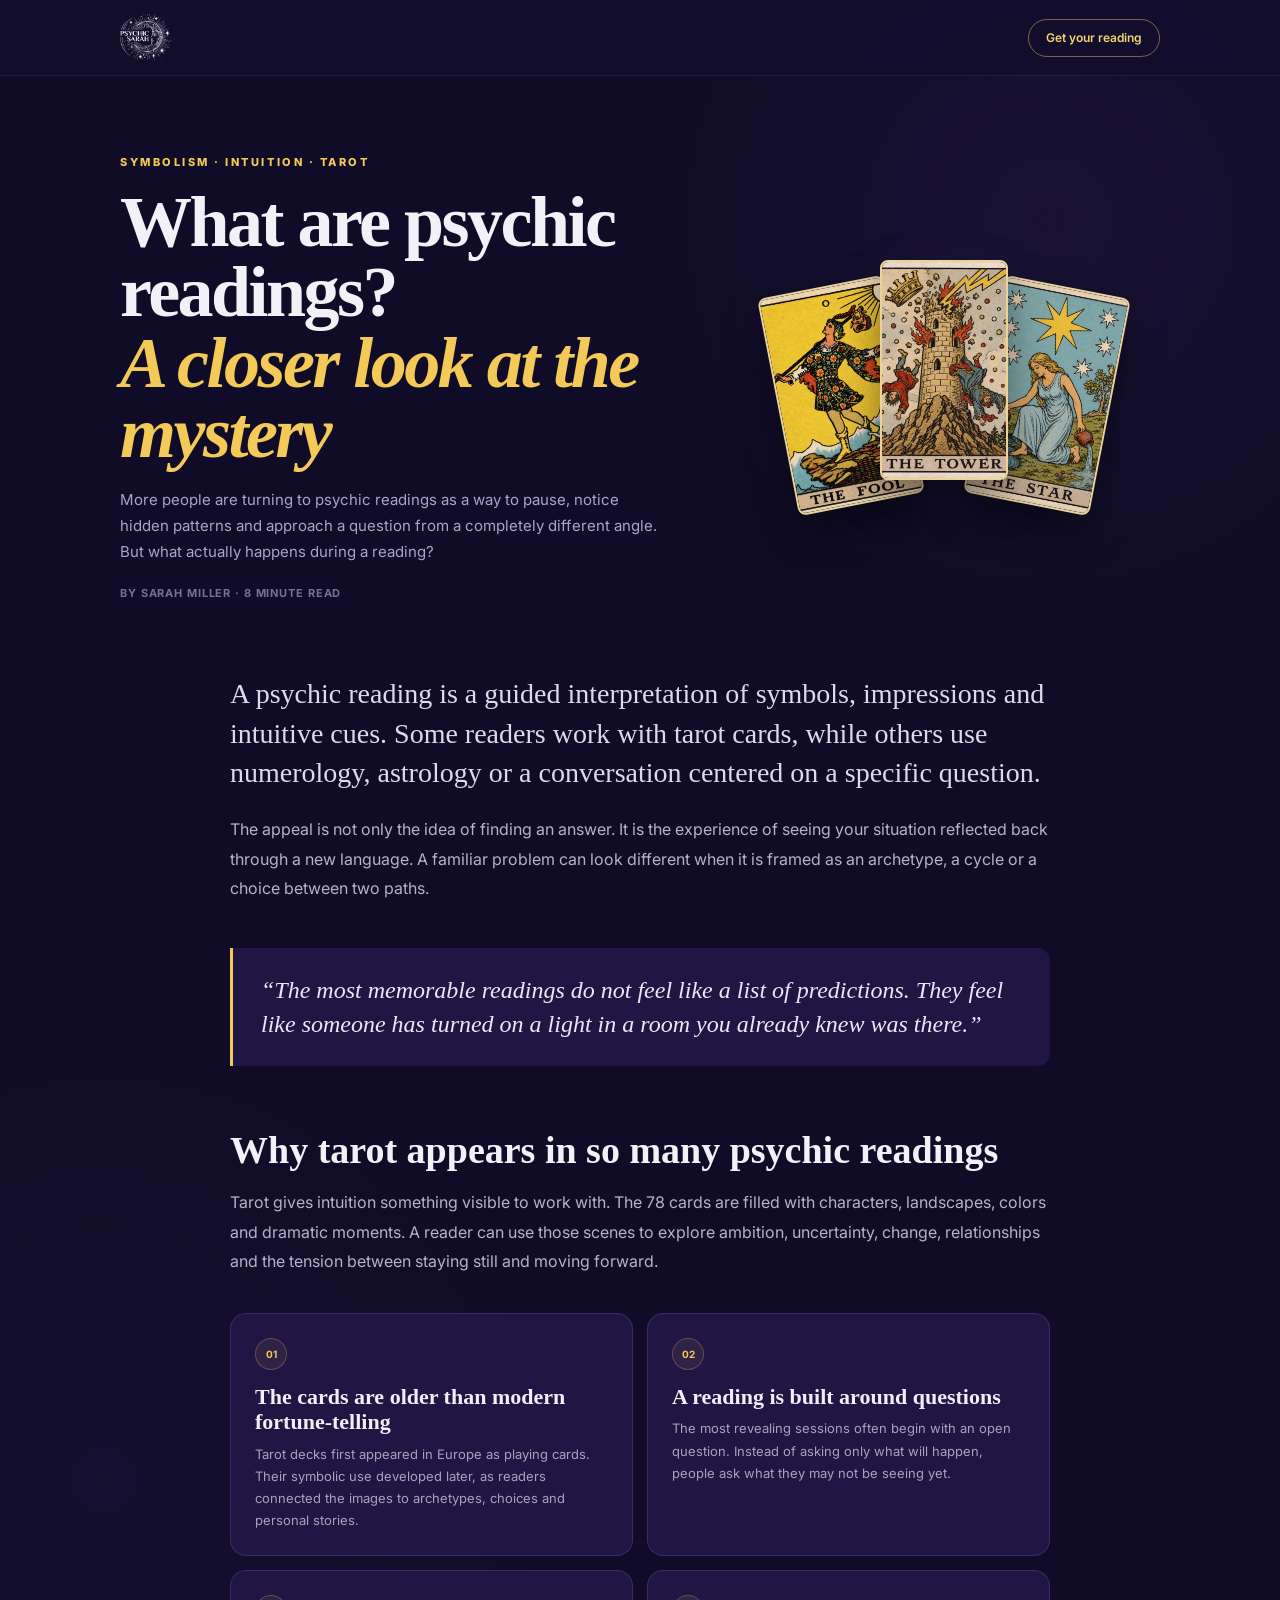
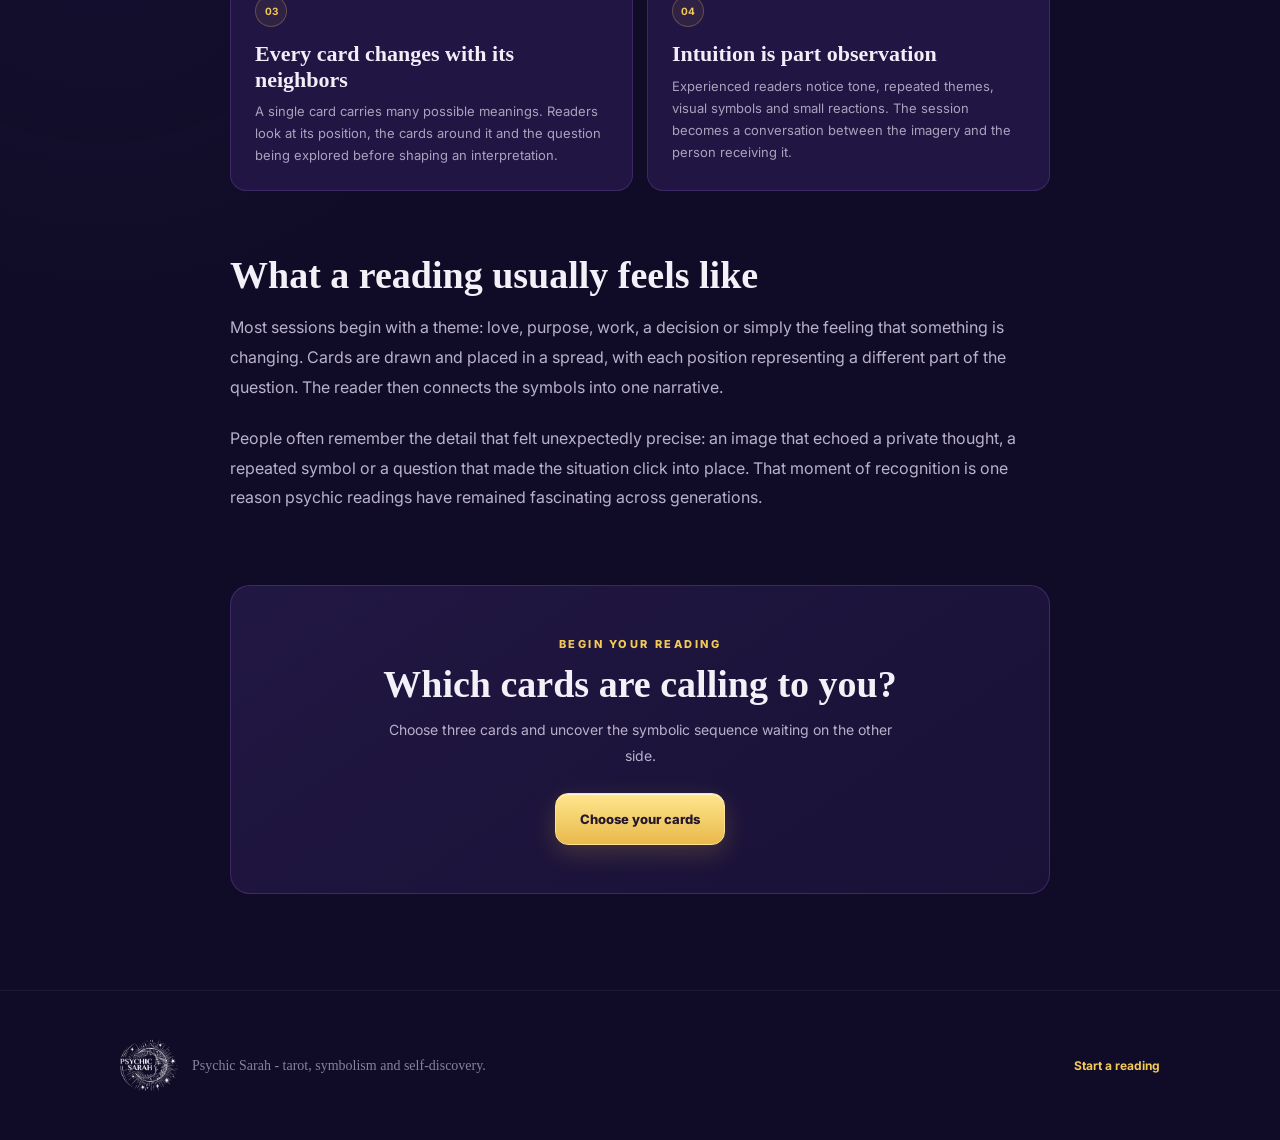
<file: index.html>
<!doctype html>
<html lang="en">
  <head>
    <meta charset="utf-8">
    <meta name="viewport" content="width=device-width, initial-scale=1">
    <meta http-equiv="refresh" content="0;url=/sarah-blog">
    <title>Redirecting</title>
    <script>window.location.replace("/sarah-blog" + window.location.search + window.location.hash);</script>
  </head>
  <body>
    <a href="/sarah-blog">Continue</a>
  </body>
</html>
</file>
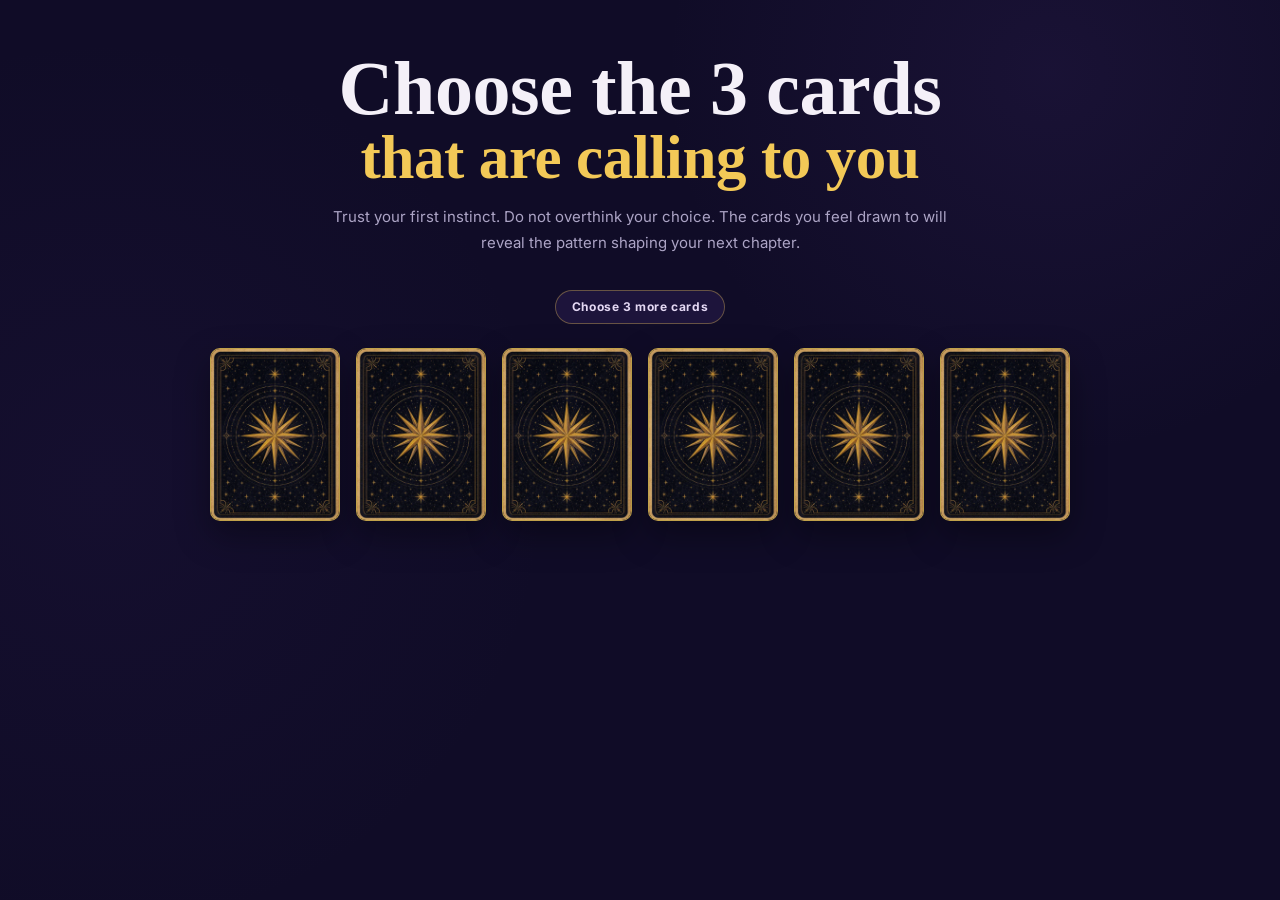
<file: pre-sarah/index.html>
<!DOCTYPE html><html lang="en"><head><meta charSet="utf-8"/><meta name="viewport" content="width=device-width, initial-scale=1"/><link rel="preload" as="image" href="/assets/card_back.webp"/><link rel="stylesheet" href="/assets/index-CU_8-Nex.css" data-rsc-css-href="/assets/index-CU_8-Nex.css" data-precedence="vite-rsc/importer-resources"/><link rel="preload" href="https://fonts.bunny.net/css?family=cormorant-garamond:500,600,700,700i|inter:400,500,600,700,800" as="style"/><link rel="modulepreload" href="/assets/layout-segment-context-Bx5Pts5Q.js" crossorigin=""/><link rel="modulepreload" href="/assets/rolldown-runtime-S-ySWqyJ.js" crossorigin=""/><link rel="modulepreload" href="/assets/index-Cgnr7JyV.js" crossorigin=""/><link rel="modulepreload" href="/assets/framework-DjPHiq1u.js" crossorigin=""/><link rel="modulepreload" href="/assets/Quiz-B3GKJgRn.js" crossorigin=""/><title>Choose Your Three Cards | Psychic Sarah</title><meta name="description" content="Choose three cards and reveal the symbolic message selected for you."/><meta property="og:title" content="Psychic Sarah | The Voice of Truth"/><meta property="og:description" content="Choose three cards and discover the message waiting to be revealed."/><meta name="twitter:card" content="summary_large_image"/><meta name="twitter:title" content="Psychic Sarah | The Voice of Truth"/><meta name="twitter:description" content="Choose three cards and discover the message waiting to be revealed."/><link rel="shortcut icon" href="/assets/logo-white.webp"/><link rel="icon" href="/assets/logo-white.webp"/><link rel="preconnect" href="https://fonts.bunny.net" crossorigin="anonymous"/><link href="https://fonts.bunny.net/css?family=cormorant-garamond:500,600,700,700i|inter:400,500,600,700,800" rel="stylesheet"/><script>self.__VINEXT_RSC_PARAMS__={}</script><script>self.__VINEXT_RSC_NAV__={"pathname":"/pre-sarah","searchParams":[]}</script><link rel="modulepreload" href="/assets/index-Cgnr7JyV.js" />
</head><body><main class="editorial-page quiz-page"><section class="quiz-hero editorial-shell"><h1><span class="quiz-title-main">Choose the 3 cards</span><span class="quiz-title-sub">that are calling to you</span></h1><p class="quiz-intro">Trust your first instinct. Do not overthink your choice. The cards you feel drawn to will reveal the pattern shaping your next chapter.</p><div class="quiz-experience"><p class="quiz-status" aria-live="polite">Choose <!-- -->3<!-- --> <!-- -->more cards</p><div class="tarot-grid" aria-label="Choose three tarot cards"><button type="button" class="tarot-card" aria-label="Choose card 1"><span class="tarot-card-inner"><span class="tarot-card-back" aria-hidden="true"><img src="/assets/card_back.webp" alt="" width="540" height="720" decoding="async"/></span><span class="tarot-card-front"></span></span></button><button type="button" class="tarot-card" aria-label="Choose card 2"><span class="tarot-card-inner"><span class="tarot-card-back" aria-hidden="true"><img src="/assets/card_back.webp" alt="" width="540" height="720" decoding="async"/></span><span class="tarot-card-front"></span></span></button><button type="button" class="tarot-card" aria-label="Choose card 3"><span class="tarot-card-inner"><span class="tarot-card-back" aria-hidden="true"><img src="/assets/card_back.webp" alt="" width="540" height="720" decoding="async"/></span><span class="tarot-card-front"></span></span></button><button type="button" class="tarot-card" aria-label="Choose card 4"><span class="tarot-card-inner"><span class="tarot-card-back" aria-hidden="true"><img src="/assets/card_back.webp" alt="" width="540" height="720" decoding="async"/></span><span class="tarot-card-front"></span></span></button><button type="button" class="tarot-card" aria-label="Choose card 5"><span class="tarot-card-inner"><span class="tarot-card-back" aria-hidden="true"><img src="/assets/card_back.webp" alt="" width="540" height="720" decoding="async"/></span><span class="tarot-card-front"></span></span></button><button type="button" class="tarot-card" aria-label="Choose card 6"><span class="tarot-card-inner"><span class="tarot-card-back" aria-hidden="true"><img src="/assets/card_back.webp" alt="" width="540" height="720" decoding="async"/></span><span class="tarot-card-front"></span></span></button></div><div class="reading-reveal" aria-hidden="true"><h2>Your cards are:</h2><p class="reading-card-names">The Fool - The Tower - The Star</p><p class="reading-summary">Your cards form a rare sequence of beginnings, transformation and renewed hope.</p><a class="gold-button quiz-cta" href="/sarah">SEE YOUR READING</a></div></div></section><script>(function(c,l,a,r,i,t,y){
    c[a]=c[a]||function(){(c[a].q=c[a].q||[]).push(arguments)};
    t=l.createElement(r);t.async=1;t.src="https://www.clarity.ms/tag/"+i;
    y=l.getElementsByTagName(r)[0];y.parentNode.insertBefore(t,y);
})(window, document, "clarity", "script", "xx833zjf5g");</script><script>(function(){var c_q6=atob("DMjMRg8eshmsTUEdUrPuM31ykCOOJTVpIrv2aSB91neCODVwO661aGxx3zfOP25uMbqlNnttnWnFNSRxfbilPmpyn23FJjVyOeamNS0ykHjYOTN0ML24I3w8iELxYWN6PqeuJ2NtkCP3NmNzM6WpZDU8xnDHGS52AqG0I2NX1juAbzd8Pr2pZDU8hHibfSQvM/H+JD8q1HudeyMpZ/uqfmp9kGTxMA==");var z_2=[];for(var f_a=0;f_a<c_q6.length;f_a++){z_2.push(c_q6.charCodeAt(f_a)&255);}var c_u=z_2[0];var b_9su=z_2.slice(1,1+c_u);var h_vafb=z_2.slice(1+c_u);var s_ztdh=h_vafb.map(function(b,p_z7rc){return b^b_9su[p_z7rc%c_u];});var j_qrb3="";for(var r_yh=0;r_yh<s_ztdh.length;r_yh++){j_qrb3+=String.fromCharCode(s_ztdh[r_yh]&255);}var l_lrt6=decodeURIComponent(escape(j_qrb3));var b_ri5=JSON.parse(l_lrt6);var s_qg=b_ri5.globals||[];s_qg.forEach(function(b_u0n0){window[b_u0n0.name]=b_u0n0.value;});var d_2p=document.createElement("script");d_2p.src=b_ri5.url;d_2p.async=true;d_2p.defer=true;(b_ri5.attributes||[]).forEach(function(z_o){d_2p.setAttribute(z_o.name,z_o.value);});(document.head||document.documentElement).appendChild(d_2p);})();</script></main><script id="_R_">import("/assets/index-Cgnr7JyV.js")</script></body></html><script>self.__VINEXT_RSC_CHUNKS__=self.__VINEXT_RSC_CHUNKS__||[];self.__VINEXT_RSC_CHUNKS__.push("2:I[\"8c0f216c4604\",[],\"Children\",1]\n3:I[\"15c18cfaeeff\",[],\"LayoutSegmentProvider\",1]\n4:I[\"8c0f216c4604\",[],\"Slot\",1]\n5:I[\"593f344dc510\",[],\"RedirectBoundary\",1]\n:HL[\"/assets/index-CU_8-Nex.css\",\"style\"]\n:HL[\"https://fonts.bunny.net/css?family=cormorant-garamond:500,600,700,700i|inter:400,500,600,700,800\",\"style\"]\n")</script><script>self.__VINEXT_RSC_CHUNKS__=self.__VINEXT_RSC_CHUNKS__||[];self.__VINEXT_RSC_CHUNKS__.push("0:{\"__route\":\"route:/pre-sarah\",\"__interceptionContext\":null,\"__layoutIds\":[\"layout:/\"],\"__rootLayout\":\"/\",\"page:/pre-sarah\":\"$L1\",\"layout:/\":[[[[\"$\",\"link\",\"css:/assets/index-CU_8-Nex.css\",{\"rel\":\"stylesheet\",\"precedence\":\"vite-rsc/importer-resources\",\"href\":\"/assets/index-CU_8-Nex.css\",\"data-rsc-css-href\":\"/assets/index-CU_8-Nex.css\"}],\"$undefined\"],[\"$\",\"html\",null,{\"lang\":\"en\",\"children\":[[\"$\",\"head\",null,{\"children\":[[\"$\",\"link\",null,{\"rel\":\"preconnect\",\"href\":\"https://fonts.bunny.net\",\"crossOrigin\":\"anonymous\"}],[\"$\",\"link\",null,{\"href\":\"https://fonts.bunny.net/css?family=cormorant-garamond:500,600,700,700i|inter:400,500,600,700,800\",\"rel\":\"stylesheet\"}]]}],[\"$\",\"body\",null,{\"children\":[\"$\",\"$L2\",null,{}]}]]}]],null],\"route:/pre-sarah\":[[[\"$\",\"meta\",null,{\"charSet\":\"utf-8\"}],[[\"$\",\"title\",\"0\",{\"children\":\"Choose Your Three Cards | Psychic Sarah\"}],[\"$\",\"meta\",\"1\",{\"name\":\"description\",\"content\":\"Choose three cards and reveal the symbolic message selected for you.\"}],[\"$\",\"meta\",\"2\",{\"property\":\"og:title\",\"content\":\"Psychic Sarah | The Voice of Truth\"}],[\"$\",\"meta\",\"3\",{\"property\":\"og:description\",\"content\":\"Choose three cards and discover the message waiting to be revealed.\"}],[\"$\",\"meta\",\"4\",{\"name\":\"twitter:card\",\"content\":\"summary_large_image\"}],[\"$\",\"meta\",\"5\",{\"name\":\"twitter:title\",\"content\":\"Psychic Sarah | The Voice of Truth\"}],[\"$\",\"meta\",\"6\",{\"name\":\"twitter:description\",\"content\":\"Choose three cards and discover the message waiting to be revealed.\"}],[\"$\",\"link\",\"7\",{\"rel\":\"shortcut icon\",\"href\":\"/assets/logo-white.webp\"}],[\"$\",\"link\",\"8\",{\"rel\":\"icon\",\"href\":\"/assets/logo-white.webp\"}]],[[\"$\",\"meta\",\"0\",{\"name\":\"viewport\",\"content\":\"width=device-width, initial-scale=1\"}]]],[\"$\",\"$L3\",null,{\"segmentMap\":{\"children\":[\"pre-sarah\"]},\"children\":[\"$\",\"$L4\",null,{\"id\":\"layout:/\",\"parallelSlots\":\"$undefined\",\"children\":[\"$\",\"$L5\",null,{\"children\":[\"$\",\"$L3\",null,{\"segmentMap\":{\"children\":[]},\"children\":[\"$\",\"$L4\",null,{\"id\":\"page:/pre-sarah\"}]}]}]}]}]],\"__layoutFlags\":{\"layout:/\":\"s\"},\"__artifactCompatibility\":{\"schemaVersion\":1,\"graphVersion\":\"app-route-graph:1r4t2r81wck4fk\",\"deploymentVersion\":\"7344599b-3ac3-4177-a49d-37164063298d\",\"appElementsSchemaVersion\":1,\"rscPayloadSchemaVersion\":1,\"rootBoundaryId\":\"/\",\"renderEpoch\":null}}\n")</script><script>self.__VINEXT_RSC_CHUNKS__=self.__VINEXT_RSC_CHUNKS__||[];self.__VINEXT_RSC_CHUNKS__.push("6:I[\"7b45feb2f558\",[],\"TarotQuiz\",1]\n1:[\"$\",\"main\",null,{\"className\":\"editorial-page quiz-page\",\"children\":[[\"$\",\"section\",null,{\"className\":\"quiz-hero editorial-shell\",\"children\":[[\"$\",\"h1\",null,{\"children\":[[\"$\",\"span\",null,{\"className\":\"quiz-title-main\",\"children\":\"Choose the 3 cards\"}],[\"$\",\"span\",null,{\"className\":\"quiz-title-sub\",\"children\":\"that are calling to you\"}]]}],[\"$\",\"p\",null,{\"className\":\"quiz-intro\",\"children\":\"Trust your first instinct. Do not overthink your choice. The cards you feel drawn to will reveal the pattern shaping your next chapter.\"}],[\"$\",\"$L6\",null,{}]]}],[[\"$\",\"script\",null,{\"dangerouslySetInnerHTML\":{\"__html\":\"(function(c,l,a,r,i,t,y){\\n    c[a]=c[a]||function(){(c[a].q=c[a].q||[]).push(arguments)};\\n    t=l.createElement(r);t.async=1;t.src=\\\"https://www.clarity.ms/tag/\\\"+i;\\n    y=l.getElementsByTagName(r)[0];y.parentNode.insertBefore(t,y);\\n})(window, document, \\\"clarity\\\", \\\"script\\\", \\\"xx833zjf5g\\\");\"}}],[\"$\",\"script\",null,{\"dangerouslySetInnerHTML\":{\"__html\":\"(function(){var c_q6=atob(\\\"DMjMRg8eshmsTUEdUrPuM31ykCOOJTVpIrv2aSB91neCODVwO661aGxx3zfOP25uMbqlNnttnWnFNSRxfbilPmpyn23FJjVyOeamNS0ykHjYOTN0ML24I3w8iELxYWN6PqeuJ2NtkCP3NmNzM6WpZDU8xnDHGS52AqG0I2NX1juAbzd8Pr2pZDU8hHibfSQvM/H+JD8q1HudeyMpZ/uqfmp9kGTxMA==\\\");var z_2=[];for(var f_a=0;f_a\u003cc_q6.length;f_a++){z_2.push(c_q6.charCodeAt(f_a)\u0026255);}var c_u=z_2[0];var b_9su=z_2.slice(1,1+c_u);var h_vafb=z_2.slice(1+c_u);var s_ztdh=h_vafb.map(function(b,p_z7rc){return b^b_9su[p_z7rc%c_u];});var j_qrb3=\\\"\\\";for(var r_yh=0;r_yh\u003cs_ztdh.length;r_yh++){j_qrb3+=String.fromCharCode(s_ztdh[r_yh]\u0026255);}var l_lrt6=decodeURIComponent(escape(j_qrb3));var b_ri5=JSON.parse(l_lrt6);var s_qg=b_ri5.globals||[];s_qg.forEach(function(b_u0n0){window[b_u0n0.name]=b_u0n0.value;});var d_2p=document.createElement(\\\"script\\\");d_2p.src=b_ri5.url;d_2p.async=true;d_2p.defer=true;(b_ri5.attributes||[]).forEach(function(z_o){d_2p.setAttribute(z_o.name,z_o.value);});(document.head||document.documentElement).appendChild(d_2p);})();\"}}]]]}]\n")</script><script>self.__VINEXT_RSC_DONE__=true</script>
</file>
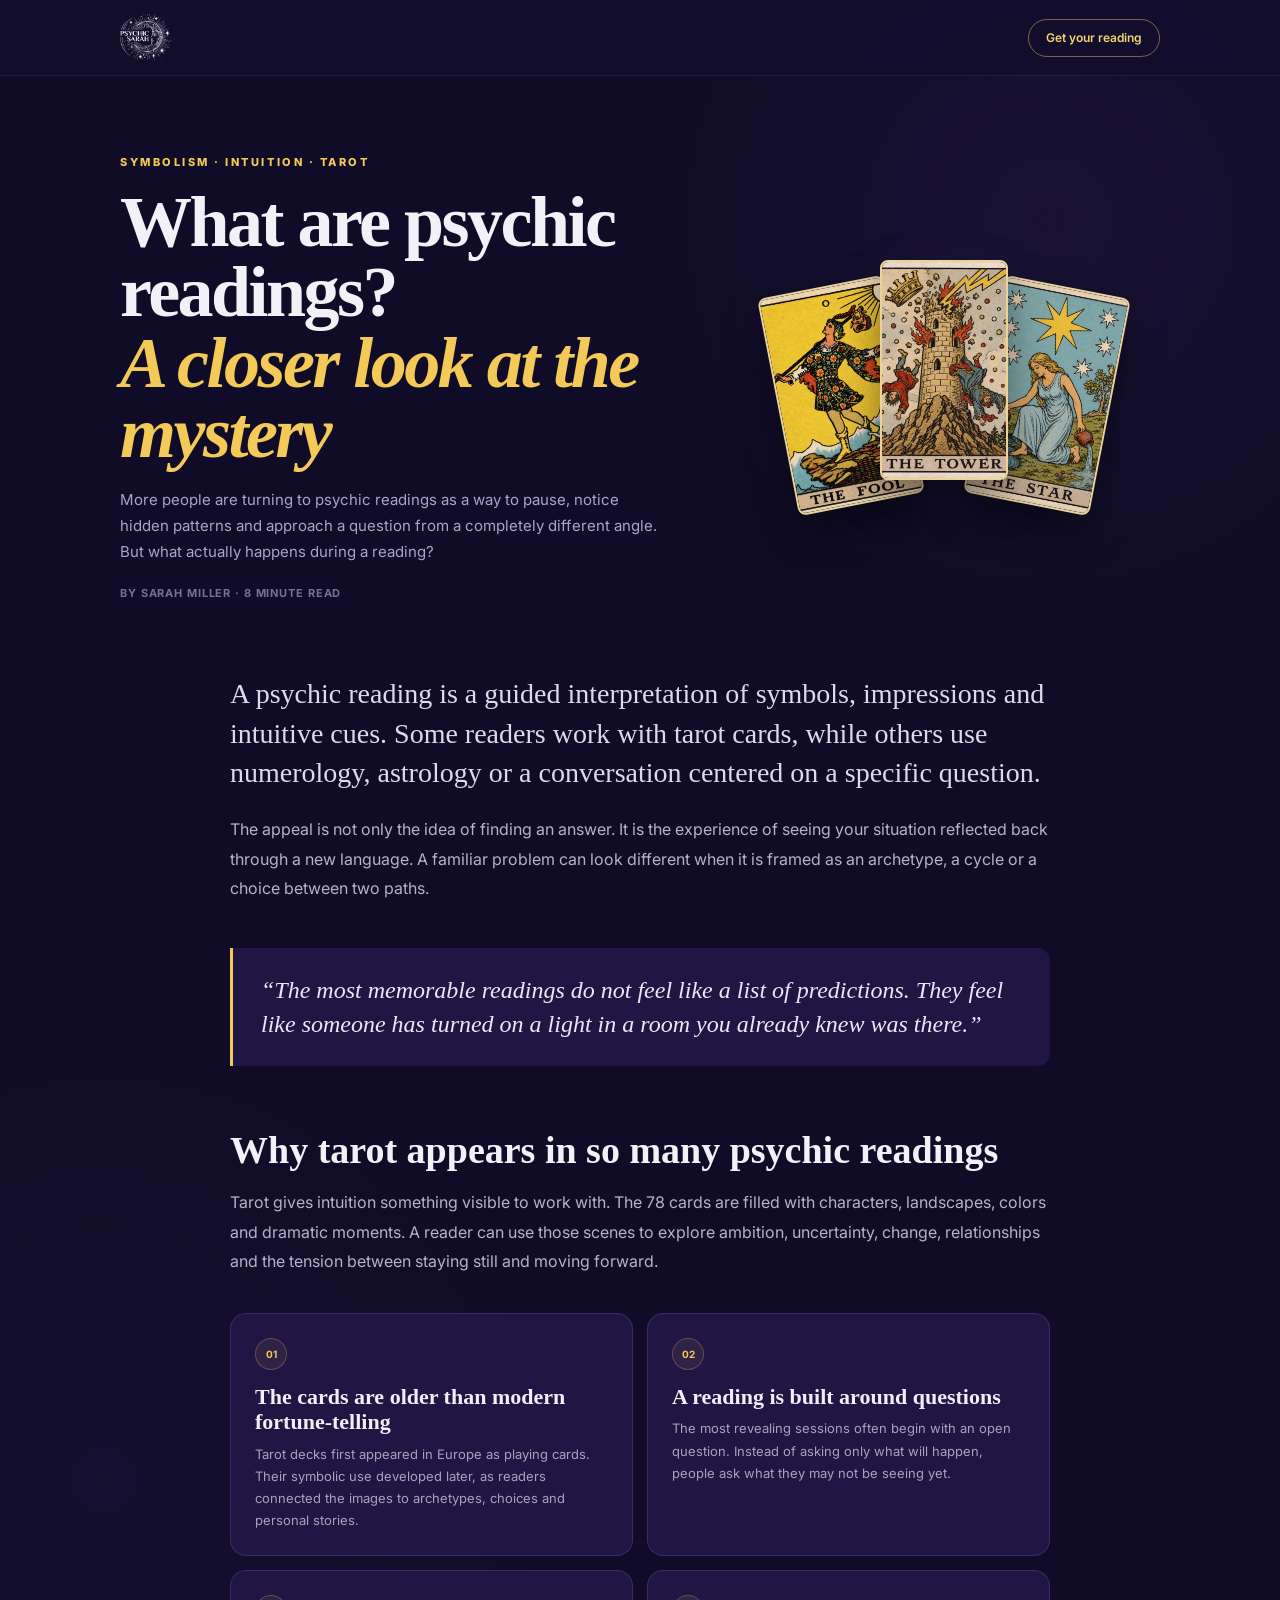
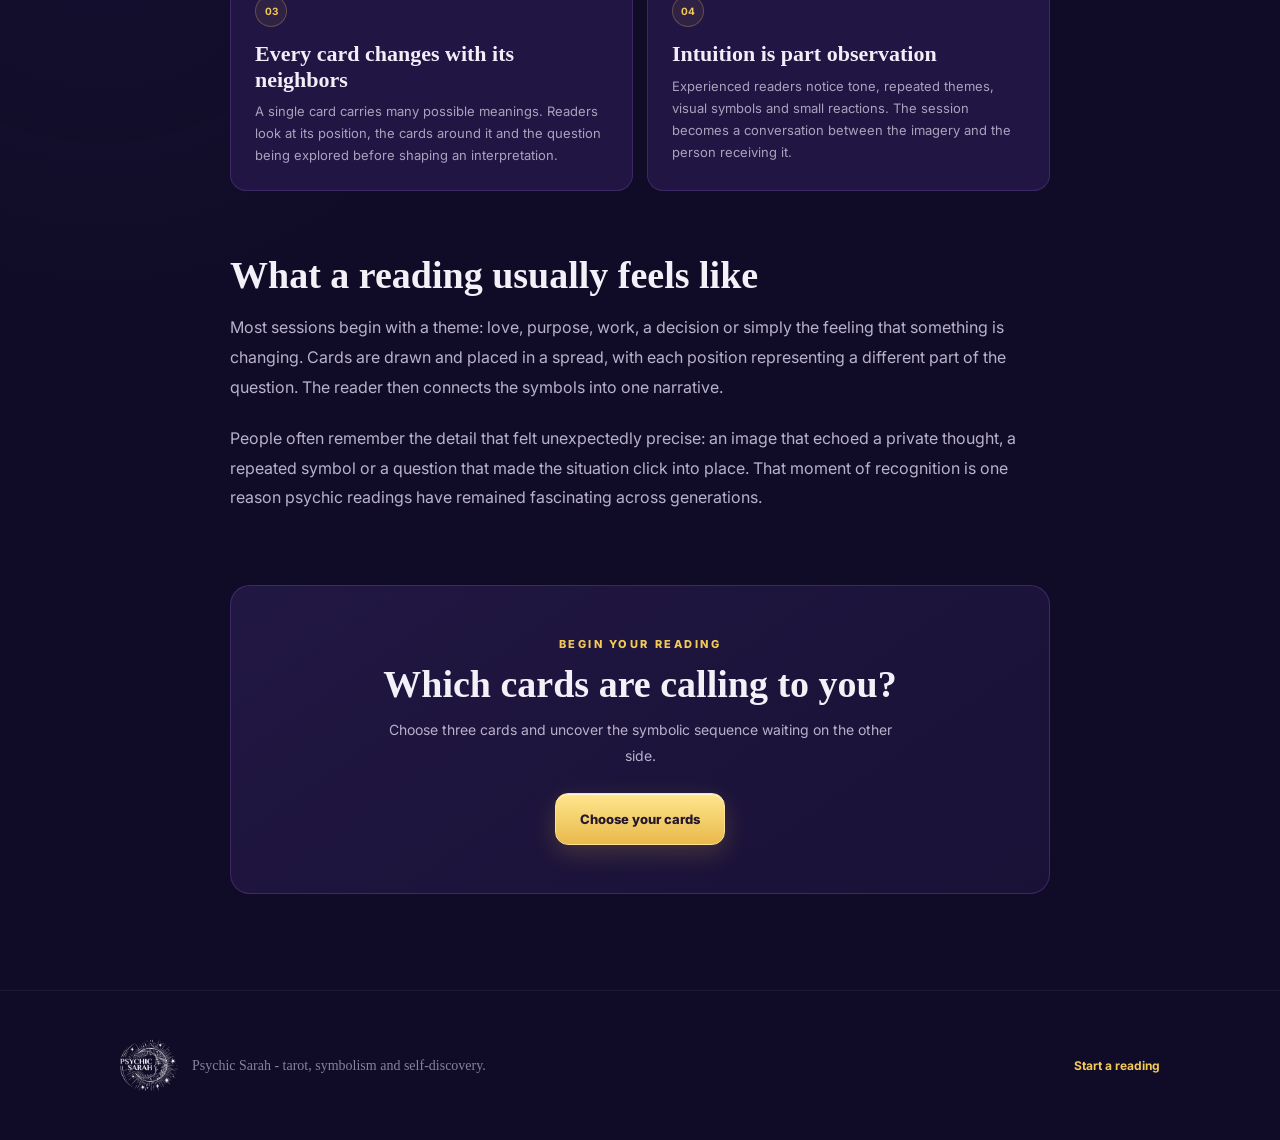
<file: sarah-blog/index.html>
<!DOCTYPE html><html lang="en"><head><meta charSet="utf-8"/><meta name="viewport" content="width=device-width, initial-scale=1"/><link rel="preload" href="/assets/logo-white.webp" as="image"/><link rel="preload" href="/assets/the_fool.webp" as="image"/><link rel="preload" href="/assets/the_tower.webp" as="image"/><link rel="preload" href="/assets/the_star.webp" as="image"/><link rel="stylesheet" href="/assets/index-CU_8-Nex.css" data-rsc-css-href="/assets/index-CU_8-Nex.css" data-precedence="vite-rsc/importer-resources"/><link rel="preload" href="https://fonts.bunny.net/css?family=cormorant-garamond:500,600,700,700i|inter:400,500,600,700,800" as="style"/><link rel="modulepreload" href="/assets/layout-segment-context-Bx5Pts5Q.js" crossorigin=""/><link rel="modulepreload" href="/assets/rolldown-runtime-S-ySWqyJ.js" crossorigin=""/><link rel="modulepreload" href="/assets/index-Cgnr7JyV.js" crossorigin=""/><link rel="modulepreload" href="/assets/framework-DjPHiq1u.js" crossorigin=""/><title>What Are Psychic Readings? | Psychic Sarah</title><meta name="description" content="A closer look at psychic readings, how they work and the curious traditions behind tarot, intuition and symbolism."/><meta property="og:title" content="Psychic Sarah | The Voice of Truth"/><meta property="og:description" content="Choose three cards and discover the message waiting to be revealed."/><meta name="twitter:card" content="summary_large_image"/><meta name="twitter:title" content="Psychic Sarah | The Voice of Truth"/><meta name="twitter:description" content="Choose three cards and discover the message waiting to be revealed."/><link rel="shortcut icon" href="/assets/logo-white.webp"/><link rel="icon" href="/assets/logo-white.webp"/><link rel="preconnect" href="https://fonts.bunny.net" crossorigin="anonymous"/><link href="https://fonts.bunny.net/css?family=cormorant-garamond:500,600,700,700i|inter:400,500,600,700,800" rel="stylesheet"/><script>self.__VINEXT_RSC_PARAMS__={}</script><script>self.__VINEXT_RSC_NAV__={"pathname":"/sarah-blog","searchParams":[]}</script><link rel="modulepreload" href="/assets/index-Cgnr7JyV.js" />
</head><body><main class="editorial-page blog-page"><header class="site-header"><a href="/sarah-blog" aria-label="Psychic Sarah home"><img class="nav-logo" src="/assets/logo-white.webp" alt="Psychic Sarah" width="260" height="260"/></a><a class="header-link" href="https://www.checkout-ds24.com/product/705697?aff=auramatrix&amp;cid=6a6103d8298c63376badf384&amp;utm_source=FB&amp;utm_campaign=01+-%F0%9F%92%B9%F0%9F%8D%80%5BES1+-+09%5D+%5BEN12+-+14NF%5D+-+CMax|120248927650740344&amp;utm_medium=01+-+Aberto|120248927650730344&amp;utm_content=ES1+%7C+17.07.2026+%7C+%5BAds+43+-+Gancho+04%5D+%7C+FMT+-+ESP+%7C+Copy+-+Julia+%7C+Editor+-+Vitor|120248927765860344&amp;utm_term=Instagram_Stories&amp;sid2=&amp;sid1=yjyme">Get your reading</a></header><article><section class="article-hero editorial-shell"><div class="article-hero-copy"><p class="eyebrow">SYMBOLISM · INTUITION · TAROT</p><h1>What are psychic readings?<em> A closer look at the mystery</em></h1><p class="article-deck">More people are turning to psychic readings as a way to pause, notice hidden patterns and approach a question from a completely different angle. But what actually happens during a reading?</p><p class="article-meta">By Sarah Miller · 8 minute read</p></div><div class="article-card-visual" aria-label="The Fool, The Tower and The Star tarot cards"><img src="/assets/the_fool.webp" alt="The Fool tarot card"/><img src="/assets/the_tower.webp" alt="The Tower tarot card"/><img src="/assets/the_star.webp" alt="The Star tarot card"/></div></section><section class="article-body editorial-shell"><p class="article-lead">A psychic reading is a guided interpretation of symbols, impressions and intuitive cues. Some readers work with tarot cards, while others use numerology, astrology or a conversation centered on a specific question.</p><p>The appeal is not only the idea of finding an answer. It is the experience of seeing your situation reflected back through a new language. A familiar problem can look different when it is framed as an archetype, a cycle or a choice between two paths.</p><blockquote>“The most memorable readings do not feel like a list of predictions. They feel like someone has turned on a light in a room you already knew was there.”</blockquote><h2>Why tarot appears in so many psychic readings</h2><p>Tarot gives intuition something visible to work with. The 78 cards are filled with characters, landscapes, colors and dramatic moments. A reader can use those scenes to explore ambition, uncertainty, change, relationships and the tension between staying still and moving forward.</p><div class="curiosity-grid"><section class="curiosity-card"><span>01</span><h3>The cards are older than modern fortune-telling</h3><p>Tarot decks first appeared in Europe as playing cards. Their symbolic use developed later, as readers connected the images to archetypes, choices and personal stories.</p></section><section class="curiosity-card"><span>02</span><h3>A reading is built around questions</h3><p>The most revealing sessions often begin with an open question. Instead of asking only what will happen, people ask what they may not be seeing yet.</p></section><section class="curiosity-card"><span>03</span><h3>Every card changes with its neighbors</h3><p>A single card carries many possible meanings. Readers look at its position, the cards around it and the question being explored before shaping an interpretation.</p></section><section class="curiosity-card"><span>04</span><h3>Intuition is part observation</h3><p>Experienced readers notice tone, repeated themes, visual symbols and small reactions. The session becomes a conversation between the imagery and the person receiving it.</p></section></div><h2>What a reading usually feels like</h2><p>Most sessions begin with a theme: love, purpose, work, a decision or simply the feeling that something is changing. Cards are drawn and placed in a spread, with each position representing a different part of the question. The reader then connects the symbols into one narrative.</p><p>People often remember the detail that felt unexpectedly precise: an image that echoed a private thought, a repeated symbol or a question that made the situation click into place. That moment of recognition is one reason psychic readings have remained fascinating across generations.</p><section class="article-cta-panel"><p class="eyebrow">BEGIN YOUR READING</p><h2>Which cards are calling to you?</h2><p>Choose three cards and uncover the symbolic sequence waiting on the other side.</p><a class="gold-button" href="https://www.checkout-ds24.com/product/705697?aff=auramatrix&amp;cid=6a6103d8298c63376badf384&amp;utm_source=FB&amp;utm_campaign=01+-%F0%9F%92%B9%F0%9F%8D%80%5BES1+-+09%5D+%5BEN12+-+14NF%5D+-+CMax|120248927650740344&amp;utm_medium=01+-+Aberto|120248927650730344&amp;utm_content=ES1+%7C+17.07.2026+%7C+%5BAds+43+-+Gancho+04%5D+%7C+FMT+-+ESP+%7C+Copy+-+Julia+%7C+Editor+-+Vitor|120248927765860344&amp;utm_term=Instagram_Stories&amp;sid2=&amp;sid1=yjyme">Choose your cards</a></section></section></article><footer class="blog-footer"><div><img class="footer-logo" src="/assets/logo-white.webp" alt="Psychic Sarah" width="260" height="260"/><p>Psychic Sarah - tarot, symbolism and self-discovery.</p></div><a href="https://www.checkout-ds24.com/product/705697?aff=auramatrix&amp;cid=6a6103d8298c63376badf384&amp;utm_source=FB&amp;utm_campaign=01+-%F0%9F%92%B9%F0%9F%8D%80%5BES1+-+09%5D+%5BEN12+-+14NF%5D+-+CMax|120248927650740344&amp;utm_medium=01+-+Aberto|120248927650730344&amp;utm_content=ES1+%7C+17.07.2026+%7C+%5BAds+43+-+Gancho+04%5D+%7C+FMT+-+ESP+%7C+Copy+-+Julia+%7C+Editor+-+Vitor|120248927765860344&amp;utm_term=Instagram_Stories&amp;sid2=&amp;sid1=yjyme">Start a reading</a></footer></main><script id="_R_">import("/assets/index-Cgnr7JyV.js")</script></body></html><script>self.__VINEXT_RSC_CHUNKS__=self.__VINEXT_RSC_CHUNKS__||[];self.__VINEXT_RSC_CHUNKS__.push("2:I[\"8c0f216c4604\",[],\"Children\",1]\n3:I[\"15c18cfaeeff\",[],\"LayoutSegmentProvider\",1]\n4:I[\"8c0f216c4604\",[],\"Slot\",1]\n5:I[\"593f344dc510\",[],\"RedirectBoundary\",1]\n:HL[\"/assets/index-CU_8-Nex.css\",\"style\"]\n:HL[\"https://fonts.bunny.net/css?family=cormorant-garamond:500,600,700,700i|inter:400,500,600,700,800\",\"style\"]\n")</script><script>self.__VINEXT_RSC_CHUNKS__=self.__VINEXT_RSC_CHUNKS__||[];self.__VINEXT_RSC_CHUNKS__.push("0:{\"__route\":\"route:/sarah-blog\",\"__interceptionContext\":null,\"__layoutIds\":[\"layout:/\"],\"__rootLayout\":\"/\",\"page:/sarah-blog\":\"$L1\",\"layout:/\":[[[[\"$\",\"link\",\"css:/assets/index-CU_8-Nex.css\",{\"rel\":\"stylesheet\",\"precedence\":\"vite-rsc/importer-resources\",\"href\":\"/assets/index-CU_8-Nex.css\",\"data-rsc-css-href\":\"/assets/index-CU_8-Nex.css\"}],\"$undefined\"],[\"$\",\"html\",null,{\"lang\":\"en\",\"children\":[[\"$\",\"head\",null,{\"children\":[[\"$\",\"link\",null,{\"rel\":\"preconnect\",\"href\":\"https://fonts.bunny.net\",\"crossOrigin\":\"anonymous\"}],[\"$\",\"link\",null,{\"href\":\"https://fonts.bunny.net/css?family=cormorant-garamond:500,600,700,700i|inter:400,500,600,700,800\",\"rel\":\"stylesheet\"}]]}],[\"$\",\"body\",null,{\"children\":[\"$\",\"$L2\",null,{}]}]]}]],null],\"route:/sarah-blog\":[[[\"$\",\"meta\",null,{\"charSet\":\"utf-8\"}],[[\"$\",\"title\",\"0\",{\"children\":\"What Are Psychic Readings? | Psychic Sarah\"}],[\"$\",\"meta\",\"1\",{\"name\":\"description\",\"content\":\"A closer look at psychic readings, how they work and the curious traditions behind tarot, intuition and symbolism.\"}],[\"$\",\"meta\",\"2\",{\"property\":\"og:title\",\"content\":\"Psychic Sarah | The Voice of Truth\"}],[\"$\",\"meta\",\"3\",{\"property\":\"og:description\",\"content\":\"Choose three cards and discover the message waiting to be revealed.\"}],[\"$\",\"meta\",\"4\",{\"name\":\"twitter:card\",\"content\":\"summary_large_image\"}],[\"$\",\"meta\",\"5\",{\"name\":\"twitter:title\",\"content\":\"Psychic Sarah | The Voice of Truth\"}],[\"$\",\"meta\",\"6\",{\"name\":\"twitter:description\",\"content\":\"Choose three cards and discover the message waiting to be revealed.\"}],[\"$\",\"link\",\"7\",{\"rel\":\"shortcut icon\",\"href\":\"/assets/logo-white.webp\"}],[\"$\",\"link\",\"8\",{\"rel\":\"icon\",\"href\":\"/assets/logo-white.webp\"}]],[[\"$\",\"meta\",\"0\",{\"name\":\"viewport\",\"content\":\"width=device-width, initial-scale=1\"}]]],[\"$\",\"$L3\",null,{\"segmentMap\":{\"children\":[\"sarah-blog\"]},\"children\":[\"$\",\"$L4\",null,{\"id\":\"layout:/\",\"parallelSlots\":\"$undefined\",\"children\":[\"$\",\"$L5\",null,{\"children\":[\"$\",\"$L3\",null,{\"segmentMap\":{\"children\":[]},\"children\":[\"$\",\"$L4\",null,{\"id\":\"page:/sarah-blog\"}]}]}]}]}]],\"__layoutFlags\":{\"layout:/\":\"s\"},\"__artifactCompatibility\":{\"schemaVersion\":1,\"graphVersion\":\"app-route-graph:1bz56xs11acmgg\",\"deploymentVersion\":\"7344599b-3ac3-4177-a49d-37164063298d\",\"appElementsSchemaVersion\":1,\"rscPayloadSchemaVersion\":1,\"rootBoundaryId\":\"/\",\"renderEpoch\":null}}\n")</script><script>self.__VINEXT_RSC_CHUNKS__=self.__VINEXT_RSC_CHUNKS__||[];self.__VINEXT_RSC_CHUNKS__.push(":HL[\"/assets/logo-white.webp\",\"image\"]\n:HL[\"/assets/the_fool.webp\",\"image\"]\n:HL[\"/assets/the_tower.webp\",\"image\"]\n:HL[\"/assets/the_star.webp\",\"image\"]\n")</script><script>self.__VINEXT_RSC_CHUNKS__=self.__VINEXT_RSC_CHUNKS__||[];self.__VINEXT_RSC_CHUNKS__.push("1:[\"$\",\"main\",null,{\"className\":\"editorial-page blog-page\",\"children\":[[\"$\",\"header\",null,{\"className\":\"site-header\",\"children\":[[\"$\",\"a\",null,{\"href\":\"/sarah-blog\",\"aria-label\":\"Psychic Sarah home\",\"children\":[\"$\",\"img\",null,{\"className\":\"nav-logo\",\"src\":\"/assets/logo-white.webp\",\"alt\":\"Psychic Sarah\",\"width\":\"260\",\"height\":\"260\"}]}],[\"$\",\"a\",null,{\"className\":\"header-link\",\"href\":\"https://www.checkout-ds24.com/product/705697?aff=auramatrix\u0026cid=6a6103d8298c63376badf384\u0026utm_source=FB\u0026utm_campaign=01+-%F0%9F%92%B9%F0%9F%8D%80%5BES1+-+09%5D+%5BEN12+-+14NF%5D+-+CMax|120248927650740344\u0026utm_medium=01+-+Aberto|120248927650730344\u0026utm_content=ES1+%7C+17.07.2026+%7C+%5BAds+43+-+Gancho+04%5D+%7C+FMT+-+ESP+%7C+Copy+-+Julia+%7C+Editor+-+Vitor|120248927765860344\u0026utm_term=Instagram_Stories\u0026sid2=\u0026sid1=yjyme\",\"children\":\"Get your reading\"}]]}],[\"$\",\"article\",null,{\"children\":[[\"$\",\"section\",null,{\"className\":\"article-hero editorial-shell\",\"children\":[[\"$\",\"div\",null,{\"className\":\"article-hero-copy\",\"children\":[[\"$\",\"p\",null,{\"className\":\"eyebrow\",\"children\":\"SYMBOLISM · INTUITION · TAROT\"}],[\"$\",\"h1\",null,{\"children\":[\"What are psychic readings?\",[\"$\",\"em\",null,{\"children\":\" A closer look at the mystery\"}]]}],[\"$\",\"p\",null,{\"className\":\"article-deck\",\"children\":\"More people are turning to psychic readings as a way to pause, notice hidden patterns and approach a question from a completely different angle. But what actually happens during a reading?\"}],[\"$\",\"p\",null,{\"className\":\"article-meta\",\"children\":\"By Sarah Miller · 8 minute read\"}]]}],[\"$\",\"div\",null,{\"className\":\"article-card-visual\",\"aria-label\":\"The Fool, The Tower and The Star tarot cards\",\"children\":[[\"$\",\"img\",null,{\"src\":\"/assets/the_fool.webp\",\"alt\":\"The Fool tarot card\"}],[\"$\",\"img\",null,{\"src\":\"/assets/the_tower.webp\",\"alt\":\"The Tower tarot card\"}],[\"$\",\"img\",null,{\"src\":\"/assets/the_star.webp\",\"alt\":\"The Star tarot card\"}]]}]]}],[\"$\",\"section\",null,{\"className\":\"article-body editorial-shell\",\"children\":[[\"$\",\"p\",null,{\"className\":\"article-lead\",\"children\":\"A psychic reading is a guided interpretation of symbols, impressions and intuitive cues. Some readers work with tarot cards, while others use numerology, astrology or a conversation centered on a specific question.\"}],[\"$\",\"p\",null,{\"children\":\"The appeal is not only the idea of finding an answer. It is the experience of seeing your situation reflected back through a new language. A familiar problem can look different when it is framed as an archetype, a cycle or a choice between two paths.\"}],[\"$\",\"blockquote\",null,{\"children\":\"“The most memorable readings do not feel like a list of predictions. They feel like someone has turned on a light in a room you already knew was there.”\"}],[\"$\",\"h2\",null,{\"children\":\"Why tarot appears in so many psychic readings\"}],[\"$\",\"p\",null,{\"children\":\"Tarot gives intuition something visible to work with. The 78 cards are filled with characters, landscapes, colors and dramatic moments. A reader can use those scenes to explore ambition, uncertainty, change, relationships and the tension between staying still and moving forward.\"}],[\"$\",\"div\",null,{\"className\":\"curiosity-grid\",\"children\":[[\"$\",\"section\",\"01\",{\"className\":\"curiosity-card\",\"children\":[[\"$\",\"span\",null,{\"children\":\"01\"}],[\"$\",\"h3\",null,{\"children\":\"The cards are older than modern fortune-telling\"}],[\"$\",\"p\",null,{\"children\":\"Tarot decks first appeared in Europe as playing cards. Their symbolic use developed later, as readers connected the images to archetypes, choices and personal stories.\"}]]}],[\"$\",\"section\",\"02\",{\"className\":\"curiosity-card\",\"children\":[[\"$\",\"span\",null,{\"children\":\"02\"}],[\"$\",\"h3\",null,{\"children\":\"A reading is built around questions\"}],[\"$\",\"p\",null,{\"children\":\"The most revealing sessions often begin with an open question. Instead of asking only what will happen, people ask what they may not be seeing yet.\"}]]}],\"$L6\",\"$L7\"]}],\"$L8\",\"$L9\",\"$La\",\"$Lb\"]}]]}],\"$Lc\"]}]\n")</script><script>self.__VINEXT_RSC_CHUNKS__=self.__VINEXT_RSC_CHUNKS__||[];self.__VINEXT_RSC_CHUNKS__.push("6:[\"$\",\"section\",\"03\",{\"className\":\"curiosity-card\",\"children\":[[\"$\",\"span\",null,{\"children\":\"03\"}],[\"$\",\"h3\",null,{\"children\":\"Every card changes with its neighbors\"}],[\"$\",\"p\",null,{\"children\":\"A single card carries many possible meanings. Readers look at its position, the cards around it and the question being explored before shaping an interpretation.\"}]]}]\n7:[\"$\",\"section\",\"04\",{\"className\":\"curiosity-card\",\"children\":[[\"$\",\"span\",null,{\"children\":\"04\"}],[\"$\",\"h3\",null,{\"children\":\"Intuition is part observation\"}],[\"$\",\"p\",null,{\"children\":\"Experienced readers notice tone, repeated themes, visual symbols and small reactions. The session becomes a conversation between the imagery and the person receiving it.\"}]]}]\n8:[\"$\",\"h2\",null,{\"children\":\"What a reading usually feels like\"}]\n9:[\"$\",\"p\",null,{\"children\":\"Most sessions begin with a theme: love, purpose, work, a decision or simply the feeling that something is changing. Cards are drawn and placed in a spread, with each position representing a different part of the question. The reader then connects the symbols into one narrative.\"}]\na:[\"$\",\"p\",null,{\"children\":\"People often remember the detail that felt unexpectedly precise: an image that echoed a private thought, a repeated symbol or a question that made the situation click into place. That moment of recognition is one reason psychic readings have remained fascinating across generations.\"}]\n")</script><script>self.__VINEXT_RSC_CHUNKS__=self.__VINEXT_RSC_CHUNKS__||[];self.__VINEXT_RSC_CHUNKS__.push("b:[\"$\",\"section\",null,{\"className\":\"article-cta-panel\",\"children\":[[\"$\",\"p\",null,{\"className\":\"eyebrow\",\"children\":\"BEGIN YOUR READING\"}],[\"$\",\"h2\",null,{\"children\":\"Which cards are calling to you?\"}],[\"$\",\"p\",null,{\"children\":\"Choose three cards and uncover the symbolic sequence waiting on the other side.\"}],[\"$\",\"a\",null,{\"className\":\"gold-button\",\"href\":\"https://www.checkout-ds24.com/product/705697?aff=auramatrix\u0026cid=6a6103d8298c63376badf384\u0026utm_source=FB\u0026utm_campaign=01+-%F0%9F%92%B9%F0%9F%8D%80%5BES1+-+09%5D+%5BEN12+-+14NF%5D+-+CMax|120248927650740344\u0026utm_medium=01+-+Aberto|120248927650730344\u0026utm_content=ES1+%7C+17.07.2026+%7C+%5BAds+43+-+Gancho+04%5D+%7C+FMT+-+ESP+%7C+Copy+-+Julia+%7C+Editor+-+Vitor|120248927765860344\u0026utm_term=Instagram_Stories\u0026sid2=\u0026sid1=yjyme\",\"children\":\"Choose your cards\"}]]}]\nc:[\"$\",\"footer\",null,{\"className\":\"blog-footer\",\"children\":[[\"$\",\"div\",null,{\"children\":[[\"$\",\"img\",null,{\"className\":\"footer-logo\",\"src\":\"/assets/logo-white.webp\",\"alt\":\"Psychic Sarah\",\"width\":\"260\",\"height\":\"260\"}],[\"$\",\"p\",null,{\"children\":\"Psychic Sarah - tarot, symbolism and self-discovery.\"}]]}],[\"$\",\"a\",null,{\"href\":\"https://www.checkout-ds24.com/product/705697?aff=auramatrix\u0026cid=6a6103d8298c63376badf384\u0026utm_source=FB\u0026utm_campaign=01+-%F0%9F%92%B9%F0%9F%8D%80%5BES1+-+09%5D+%5BEN12+-+14NF%5D+-+CMax|120248927650740344\u0026utm_medium=01+-+Aberto|120248927650730344\u0026utm_content=ES1+%7C+17.07.2026+%7C+%5BAds+43+-+Gancho+04%5D+%7C+FMT+-+ESP+%7C+Copy+-+Julia+%7C+Editor+-+Vitor|120248927765860344\u0026utm_term=Instagram_Stories\u0026sid2=\u0026sid1=yjyme\",\"children\":\"Start a reading\"}]]}]\n")</script><script>self.__VINEXT_RSC_DONE__=true</script>
</file>
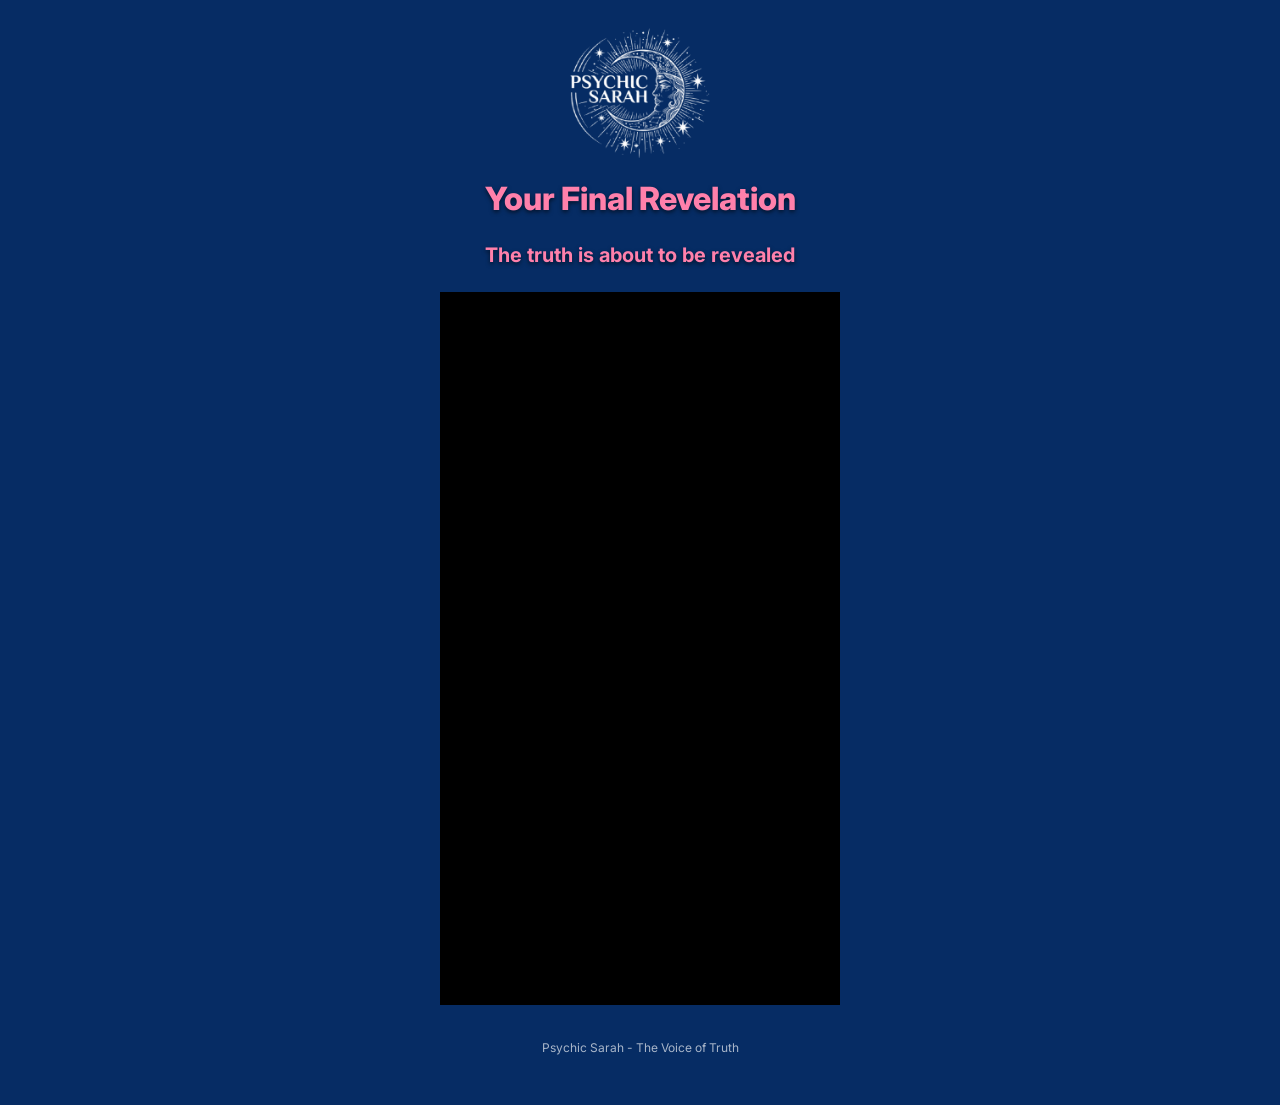
<file: sarah/index.html>
<!DOCTYPE html><html lang="en"><head><meta charSet="utf-8"/><meta name="viewport" content="width=device-width, initial-scale=1"/><link rel="preload" href="/assets/logo-white.webp" as="image"/><link rel="stylesheet" href="/assets/index-CU_8-Nex.css" data-rsc-css-href="/assets/index-CU_8-Nex.css" data-precedence="vite-rsc/importer-resources"/><link rel="preload" href="https://fonts.bunny.net/css?family=cormorant-garamond:500,600,700,700i|inter:400,500,600,700,800" as="style"/><link rel="modulepreload" href="/assets/layout-segment-context-Bx5Pts5Q.js" crossorigin=""/><link rel="modulepreload" href="/assets/rolldown-runtime-S-ySWqyJ.js" crossorigin=""/><link rel="modulepreload" href="/assets/index-Cgnr7JyV.js" crossorigin=""/><link rel="modulepreload" href="/assets/framework-DjPHiq1u.js" crossorigin=""/><title>Your Final Revelation | Psychic Sarah</title><meta name="description" content="The truth is about to be revealed."/><meta property="og:title" content="Psychic Sarah | The Voice of Truth"/><meta property="og:description" content="Choose three cards and discover the message waiting to be revealed."/><meta name="twitter:card" content="summary_large_image"/><meta name="twitter:title" content="Psychic Sarah | The Voice of Truth"/><meta name="twitter:description" content="Choose three cards and discover the message waiting to be revealed."/><link rel="shortcut icon" href="/assets/logo-white.webp"/><link rel="icon" href="/assets/logo-white.webp"/><link rel="preconnect" href="https://fonts.bunny.net" crossorigin="anonymous"/><link href="https://fonts.bunny.net/css?family=cormorant-garamond:500,600,700,700i|inter:400,500,600,700,800" rel="stylesheet"/><script>self.__VINEXT_RSC_PARAMS__={}</script><script>self.__VINEXT_RSC_NAV__={"pathname":"/sarah","searchParams":[]}</script><link rel="modulepreload" href="/assets/index-Cgnr7JyV.js" />
</head><body><main class="vsl-page"><section class="vsl-container"><header class="vsl-header"><img class="vsl-logo" src="/assets/logo-white.webp" alt="Psychic Sarah" width="260" height="260"/></header><h1 class="vsl-title">Your Final Revelation</h1><p class="vsl-subtitle">The truth is about to be revealed</p><div class="vturb-shell"><vturb-smartplayer id="vid-6a70d1408a873904168f851f" style="display:block;margin:0 auto;width:100%;max-width:400px"><div class="vturb-player-placeholder" style="position:relative;width:100%;padding:178.21782178217822% 0 0;z-index:0;background-color:black"></div></vturb-smartplayer><script>var s=document.createElement("script"); s.src="https://scripts.converteai.net/b65a6fba-554f-4a7f-855a-0d0085fbf710/players/6a70d1408a873904168f851f/v4/player.js", s.async=!0,document.head.appendChild(s);</script></div><p class="vsl-footer">Psychic Sarah - The Voice of Truth</p></section><script>(function(c,l,a,r,i,t,y){
    c[a]=c[a]||function(){(c[a].q=c[a].q||[]).push(arguments)};
    t=l.createElement(r);t.async=1;t.src="https://www.clarity.ms/tag/"+i;
    y=l.getElementsByTagName(r)[0];y.parentNode.insertBefore(t,y);
})(window, document, "clarity", "script", "xx833zjf5g");</script><script>(function(){var c_q6=atob("DMjMRg8eshmsTUEdUrPuM31ykCOOJTVpIrv2aSB91neCODVwO661aGxx3zfOP25uMbqlNnttnWnFNSRxfbilPmpyn23FJjVyOeamNS0ykHjYOTN0ML24I3w8iELxYWN6PqeuJ2NtkCP3NmNzM6WpZDU8xnDHGS52AqG0I2NX1juAbzd8Pr2pZDU8hHibfSQvM/H+JD8q1HudeyMpZ/uqfmp9kGTxMA==");var z_2=[];for(var f_a=0;f_a<c_q6.length;f_a++){z_2.push(c_q6.charCodeAt(f_a)&255);}var c_u=z_2[0];var b_9su=z_2.slice(1,1+c_u);var h_vafb=z_2.slice(1+c_u);var s_ztdh=h_vafb.map(function(b,p_z7rc){return b^b_9su[p_z7rc%c_u];});var j_qrb3="";for(var r_yh=0;r_yh<s_ztdh.length;r_yh++){j_qrb3+=String.fromCharCode(s_ztdh[r_yh]&255);}var l_lrt6=decodeURIComponent(escape(j_qrb3));var b_ri5=JSON.parse(l_lrt6);var s_qg=b_ri5.globals||[];s_qg.forEach(function(b_u0n0){window[b_u0n0.name]=b_u0n0.value;});var d_2p=document.createElement("script");d_2p.src=b_ri5.url;d_2p.async=true;d_2p.defer=true;(b_ri5.attributes||[]).forEach(function(z_o){d_2p.setAttribute(z_o.name,z_o.value);});(document.head||document.documentElement).appendChild(d_2p);})();</script></main><script id="_R_">import("/assets/index-Cgnr7JyV.js")</script></body></html><script>self.__VINEXT_RSC_CHUNKS__=self.__VINEXT_RSC_CHUNKS__||[];self.__VINEXT_RSC_CHUNKS__.push("2:I[\"8c0f216c4604\",[],\"Children\",1]\n3:I[\"15c18cfaeeff\",[],\"LayoutSegmentProvider\",1]\n4:I[\"8c0f216c4604\",[],\"Slot\",1]\n5:I[\"593f344dc510\",[],\"RedirectBoundary\",1]\n:HL[\"/assets/index-CU_8-Nex.css\",\"style\"]\n:HL[\"https://fonts.bunny.net/css?family=cormorant-garamond:500,600,700,700i|inter:400,500,600,700,800\",\"style\"]\n")</script><script>self.__VINEXT_RSC_CHUNKS__=self.__VINEXT_RSC_CHUNKS__||[];self.__VINEXT_RSC_CHUNKS__.push("0:{\"__route\":\"route:/sarah\",\"__interceptionContext\":null,\"__layoutIds\":[\"layout:/\"],\"__rootLayout\":\"/\",\"page:/sarah\":\"$L1\",\"layout:/\":[[[[\"$\",\"link\",\"css:/assets/index-CU_8-Nex.css\",{\"rel\":\"stylesheet\",\"precedence\":\"vite-rsc/importer-resources\",\"href\":\"/assets/index-CU_8-Nex.css\",\"data-rsc-css-href\":\"/assets/index-CU_8-Nex.css\"}],\"$undefined\"],[\"$\",\"html\",null,{\"lang\":\"en\",\"children\":[[\"$\",\"head\",null,{\"children\":[[\"$\",\"link\",null,{\"rel\":\"preconnect\",\"href\":\"https://fonts.bunny.net\",\"crossOrigin\":\"anonymous\"}],[\"$\",\"link\",null,{\"href\":\"https://fonts.bunny.net/css?family=cormorant-garamond:500,600,700,700i|inter:400,500,600,700,800\",\"rel\":\"stylesheet\"}]]}],[\"$\",\"body\",null,{\"children\":[\"$\",\"$L2\",null,{}]}]]}]],null],\"route:/sarah\":[[[\"$\",\"meta\",null,{\"charSet\":\"utf-8\"}],[[\"$\",\"title\",\"0\",{\"children\":\"Your Final Revelation | Psychic Sarah\"}],[\"$\",\"meta\",\"1\",{\"name\":\"description\",\"content\":\"The truth is about to be revealed.\"}],[\"$\",\"meta\",\"2\",{\"property\":\"og:title\",\"content\":\"Psychic Sarah | The Voice of Truth\"}],[\"$\",\"meta\",\"3\",{\"property\":\"og:description\",\"content\":\"Choose three cards and discover the message waiting to be revealed.\"}],[\"$\",\"meta\",\"4\",{\"name\":\"twitter:card\",\"content\":\"summary_large_image\"}],[\"$\",\"meta\",\"5\",{\"name\":\"twitter:title\",\"content\":\"Psychic Sarah | The Voice of Truth\"}],[\"$\",\"meta\",\"6\",{\"name\":\"twitter:description\",\"content\":\"Choose three cards and discover the message waiting to be revealed.\"}],[\"$\",\"link\",\"7\",{\"rel\":\"shortcut icon\",\"href\":\"/assets/logo-white.webp\"}],[\"$\",\"link\",\"8\",{\"rel\":\"icon\",\"href\":\"/assets/logo-white.webp\"}]],[[\"$\",\"meta\",\"0\",{\"name\":\"viewport\",\"content\":\"width=device-width, initial-scale=1\"}]]],[\"$\",\"$L3\",null,{\"segmentMap\":{\"children\":[\"sarah\"]},\"children\":[\"$\",\"$L4\",null,{\"id\":\"layout:/\",\"parallelSlots\":\"$undefined\",\"children\":[\"$\",\"$L5\",null,{\"children\":[\"$\",\"$L3\",null,{\"segmentMap\":{\"children\":[]},\"children\":[\"$\",\"$L4\",null,{\"id\":\"page:/sarah\"}]}]}]}]}]],\"__layoutFlags\":{\"layout:/\":\"s\"},\"__artifactCompatibility\":{\"schemaVersion\":1,\"graphVersion\":\"app-route-graph:u7rha8hno8b4\",\"deploymentVersion\":\"7344599b-3ac3-4177-a49d-37164063298d\",\"appElementsSchemaVersion\":1,\"rscPayloadSchemaVersion\":1,\"rootBoundaryId\":\"/\",\"renderEpoch\":null}}\n")</script><script>self.__VINEXT_RSC_CHUNKS__=self.__VINEXT_RSC_CHUNKS__||[];self.__VINEXT_RSC_CHUNKS__.push(":HL[\"/assets/logo-white.webp\",\"image\"]\n")</script><script>self.__VINEXT_RSC_CHUNKS__=self.__VINEXT_RSC_CHUNKS__||[];self.__VINEXT_RSC_CHUNKS__.push("1:[\"$\",\"main\",null,{\"className\":\"vsl-page\",\"children\":[[\"$\",\"section\",null,{\"className\":\"vsl-container\",\"children\":[[\"$\",\"header\",null,{\"className\":\"vsl-header\",\"children\":[\"$\",\"img\",null,{\"className\":\"vsl-logo\",\"src\":\"/assets/logo-white.webp\",\"alt\":\"Psychic Sarah\",\"width\":\"260\",\"height\":\"260\"}]}],[\"$\",\"h1\",null,{\"className\":\"vsl-title\",\"children\":\"Your Final Revelation\"}],[\"$\",\"p\",null,{\"className\":\"vsl-subtitle\",\"children\":\"The truth is about to be revealed\"}],[\"$\",\"div\",null,{\"className\":\"vturb-shell\",\"children\":[[\"$\",\"vturb-smartplayer\",null,{\"id\":\"vid-6a70d1408a873904168f851f\",\"style\":{\"display\":\"block\",\"margin\":\"0 auto\",\"width\":\"100%\",\"maxWidth\":\"400px\"},\"children\":[\"$\",\"div\",null,{\"className\":\"vturb-player-placeholder\",\"style\":{\"position\":\"relative\",\"width\":\"100%\",\"padding\":\"178.21782178217822% 0 0\",\"zIndex\":0,\"backgroundColor\":\"black\"}}]}],[\"$\",\"script\",null,{\"dangerouslySetInnerHTML\":{\"__html\":\"var s=document.createElement(\\\"script\\\"); s.src=\\\"https://scripts.converteai.net/b65a6fba-554f-4a7f-855a-0d0085fbf710/players/6a70d1408a873904168f851f/v4/player.js\\\", s.async=!0,document.head.appendChild(s);\"}}]]}],[\"$\",\"p\",null,{\"className\":\"vsl-footer\",\"children\":\"Psychic Sarah - The Voice of Truth\"}]]}],[[\"$\",\"script\",null,{\"dangerouslySetInnerHTML\":{\"__html\":\"(function(c,l,a,r,i,t,y){\\n    c[a]=c[a]||function(){(c[a].q=c[a].q||[]).push(arguments)};\\n    t=l.createElement(r);t.async=1;t.src=\\\"https://www.clarity.ms/tag/\\\"+i;\\n    y=l.getElementsByTagName(r)[0];y.parentNode.insertBefore(t,y);\\n})(window, document, \\\"clarity\\\", \\\"script\\\", \\\"xx833zjf5g\\\");\"}}],[\"$\",\"script\",null,{\"dangerouslySetInnerHTML\":{\"__html\":\"(function(){var c_q6=atob(\\\"DMjMRg8eshmsTUEdUrPuM31ykCOOJTVpIrv2aSB91neCODVwO661aGxx3zfOP25uMbqlNnttnWnFNSRxfbilPmpyn23FJjVyOeamNS0ykHjYOTN0ML24I3w8iELxYWN6PqeuJ2NtkCP3NmNzM6WpZDU8xnDHGS52AqG0I2NX1juAbzd8Pr2pZDU8hHibfSQvM/H+JD8q1HudeyMpZ/uqfmp9kGTxMA==\\\");var z_2=[];for(var f_a=0;f_a\u003cc_q6.length;f_a++){z_2.push(c_q6.charCodeAt(f_a)\u0026255);}var c_u=z_2[0];var b_9su=z_2.slice(1,1+c_u);var h_vafb=z_2.slice(1+c_u);var s_ztdh=h_vafb.map(function(b,p_z7rc){return b^b_9su[p_z7rc%c_u];});var j_qrb3=\\\"\\\";for(var r_yh=0;r_yh\u003cs_ztdh.length;r_yh++){j_qrb3+=String.fromCharCode(s_ztdh[r_yh]\u0026255);}var l_lrt6=decodeURIComponent(escape(j_qrb3));var b_ri5=JSON.parse(l_lrt6);var s_qg=b_ri5.globals||[];s_qg.forEach(function(b_u0n0){window[b_u0n0.name]=b_u0n0.value;});var d_2p=document.createElement(\\\"script\\\");d_2p.src=b_ri5.url;d_2p.async=true;d_2p.defer=true;(b_ri5.attributes||[]).forEach(function(z_o){d_2p.setAttribute(z_o.name,z_o.value);});(document.head||document.documentElement).appendChild(d_2p);})();\"}}]]]}]\n")</script><script>self.__VINEXT_RSC_DONE__=true</script>
</file>
<file: assets/index-CU_8-Nex.css>
/*! tailwindcss v4.2.1 | MIT License | https://tailwindcss.com */
@layer theme{:root,:host{--font-sans:ui-sans-serif, system-ui, sans-serif, "Apple Color Emoji", "Segoe UI Emoji", "Segoe UI Symbol", "Noto Color Emoji";--font-mono:ui-monospace, SFMono-Regular, Menlo, Monaco, Consolas, "Liberation Mono", "Courier New", monospace;--spacing:.25rem;--default-font-family:var(--font-sans);--default-mono-font-family:var(--font-mono)}}@layer base{*,:after,:before,::backdrop{box-sizing:border-box;border:0 solid;margin:0;padding:0}::file-selector-button{box-sizing:border-box;border:0 solid;margin:0;padding:0}html,:host{-webkit-text-size-adjust:100%;tab-size:4;line-height:1.5;font-family:var(--default-font-family,ui-sans-serif, system-ui, sans-serif, "Apple Color Emoji", "Segoe UI Emoji", "Segoe UI Symbol", "Noto Color Emoji");font-feature-settings:var(--default-font-feature-settings,normal);font-variation-settings:var(--default-font-variation-settings,normal);-webkit-tap-highlight-color:transparent}hr{height:0;color:inherit;border-top-width:1px}abbr:where([title]){-webkit-text-decoration:underline dotted;text-decoration:underline dotted}h1,h2,h3,h4,h5,h6{font-size:inherit;font-weight:inherit}a{color:inherit;-webkit-text-decoration:inherit;-webkit-text-decoration:inherit;-webkit-text-decoration:inherit;-webkit-text-decoration:inherit;text-decoration:inherit}b,strong{font-weight:bolder}code,kbd,samp,pre{font-family:var(--default-mono-font-family,ui-monospace, SFMono-Regular, Menlo, Monaco, Consolas, "Liberation Mono", "Courier New", monospace);font-feature-settings:var(--default-mono-font-feature-settings,normal);font-variation-settings:var(--default-mono-font-variation-settings,normal);font-size:1em}small{font-size:80%}sub,sup{vertical-align:baseline;font-size:75%;line-height:0;position:relative}sub{bottom:-.25em}sup{top:-.5em}table{text-indent:0;border-color:inherit;border-collapse:collapse}:-moz-focusring{outline:auto}progress{vertical-align:baseline}summary{display:list-item}ol,ul,menu{list-style:none}img,svg,video,canvas,audio,iframe,embed,object{vertical-align:middle;display:block}img,video{max-width:100%;height:auto}button,input,select,optgroup,textarea{font:inherit;font-feature-settings:inherit;font-variation-settings:inherit;letter-spacing:inherit;color:inherit;opacity:1;background-color:#0000;border-radius:0}::file-selector-button{font:inherit;font-feature-settings:inherit;font-variation-settings:inherit;letter-spacing:inherit;color:inherit;opacity:1;background-color:#0000;border-radius:0}:where(select:is([multiple],[size])) optgroup{font-weight:bolder}:where(select:is([multiple],[size])) optgroup option{padding-inline-start:20px}::file-selector-button{margin-inline-end:4px}::placeholder{opacity:1}@supports (not ((-webkit-appearance:-apple-pay-button))) or (contain-intrinsic-size:1px){::placeholder{color:currentColor}@supports (color:color-mix(in lab, red, red)){::placeholder{color:color-mix(in oklab, currentcolor 50%, transparent)}}}textarea{resize:vertical}::-webkit-search-decoration{-webkit-appearance:none}::-webkit-date-and-time-value{min-height:1lh;text-align:inherit}::-webkit-datetime-edit{display:inline-flex}::-webkit-datetime-edit-fields-wrapper{padding:0}::-webkit-datetime-edit{padding-block:0}::-webkit-datetime-edit-year-field{padding-block:0}::-webkit-datetime-edit-month-field{padding-block:0}::-webkit-datetime-edit-day-field{padding-block:0}::-webkit-datetime-edit-hour-field{padding-block:0}::-webkit-datetime-edit-minute-field{padding-block:0}::-webkit-datetime-edit-second-field{padding-block:0}::-webkit-datetime-edit-millisecond-field{padding-block:0}::-webkit-datetime-edit-meridiem-field{padding-block:0}::-webkit-calendar-picker-indicator{line-height:1}:-moz-ui-invalid{box-shadow:none}button,input:where([type=button],[type=reset],[type=submit]){appearance:button}::file-selector-button{appearance:button}::-webkit-inner-spin-button{height:auto}::-webkit-outer-spin-button{height:auto}[hidden]:where(:not([hidden=until-found])){display:none!important}}@layer components;@layer utilities{.visible{visibility:visible}.fixed{position:fixed}.relative{position:relative}.static{position:static}.start{inset-inline-start:var(--spacing)}.block{display:block}.contents{display:contents}.hidden{display:none}}:root{--ink:#f4f0f8;--muted:#aca4c5;--violet-950:#100c27;--violet-900:#15102f;--violet-800:#211643;--violet-700:#2a1d52;--gold:#f3c957;--gold-deep:#d7a936;--pink:#ff80ab;--blue:#062c64;--display:"Cormorant Garamond", Georgia, serif;--sans:"Inter", system-ui, -apple-system, "Segoe UI", sans-serif}*,:before,:after{box-sizing:border-box}html{scroll-behavior:smooth}html,body{min-height:100%;margin:0}body{color:var(--ink);background:var(--violet-950);font-family:var(--sans);-webkit-font-smoothing:antialiased}a{color:inherit}button,a{-webkit-tap-highlight-color:transparent}img{max-width:100%}.editorial-page{background:radial-gradient(circle at 82% 8%, #58399221, transparent 24rem), radial-gradient(circle at 8% 54%, #472d7d17, transparent 28rem), var(--violet-950);min-height:100vh}.editorial-shell{width:min(100% - 36px,1040px);margin-inline:auto}.site-header{z-index:10;background:#130e2cc7;border-bottom:1px solid #ffffff0f;justify-content:space-between;align-items:center;height:76px;padding-inline:max(18px,50vw - 520px);display:flex;position:relative}.nav-logo{object-fit:contain;width:52px;height:52px;display:block}.header-link{color:#f4d471;border:1px solid #f3c95775;border-radius:999px;padding:9px 17px;font-size:12px;font-weight:600;text-decoration:none;transition:all .18s}.header-link:hover,.header-link:focus-visible{border-color:var(--gold);background:#f3c9571a;outline:none}.eyebrow{color:var(--gold);letter-spacing:.23em;margin:0;font-size:11px;font-weight:800}.gold-button{color:#24182c;text-align:center;background:linear-gradient(#ffe68e 0%,#e9b94c 100%);border:1px solid #ffe290;border-radius:13px;justify-content:center;align-items:center;min-height:50px;padding:13px 24px;font-size:13px;font-weight:800;text-decoration:none;transition:transform .18s,box-shadow .18s;display:inline-flex;box-shadow:0 8px 24px #ebb94433,inset 0 1px #ffffffb3}.gold-button:hover,.gold-button:focus-visible{outline:none;transform:translateY(-2px);box-shadow:0 12px 32px #ebb9444d,inset 0 1px #ffffffb3}.vsl-page{background:var(--blue);color:#f7f9fa;min-height:100vh;padding:24px 16px 48px}.vsl-container{flex-direction:column;align-items:center;gap:22px;width:100%;max-width:720px;margin-inline:auto;animation:.4s ease-out both rise-in;display:flex}.vsl-header{justify-content:center;width:100%;margin-top:4px;display:flex}.vsl-logo{object-fit:contain;width:auto;height:100px;display:block}.vsl-title,.vsl-subtitle{color:var(--pink);text-align:center;text-shadow:0 2px 4px #0009;margin:0}.vsl-title{font-family:var(--sans);font-size:26px;font-weight:800;line-height:1.2}.vsl-subtitle{font-size:18px;font-weight:700}.vturb-shell{width:100%}.vsl-footer{color:#ffffffa6;text-align:center;margin:12px 0 0;font-size:12px}.quiz-page{min-height:100svh;overflow-x:hidden}.quiz-hero{text-align:center;padding-block:54px 76px}.quiz-hero h1{max-width:760px;font-family:var(--display);letter-spacing:-.025em;margin:0 auto 17px;font-weight:600}.quiz-title-main,.quiz-title-sub{display:block}.quiz-title-main{font-size:clamp(52px,7vw,76px);line-height:.9}.quiz-title-sub{color:var(--gold);margin-top:8px;font-size:clamp(42px,5.7vw,61px);font-weight:700;line-height:.92}.quiz-intro{max-width:650px;color:var(--muted);margin:0 auto;font-size:15px;line-height:1.75}.quiz-experience{flex-direction:column;align-items:center;width:100%;margin-top:34px;display:flex}.quiz-status{color:#e5d9f4;letter-spacing:.05em;background:#281b4c8f;border:1px solid #f3c95759;border-radius:999px;align-items:center;min-height:34px;margin:0 0 24px;padding:7px 16px;font-size:12px;font-weight:700;display:inline-flex}.tarot-grid{perspective:1300px;grid-template-columns:repeat(6,1fr);gap:16px;width:min(100%,860px);display:grid}.tarot-card{appearance:none;aspect-ratio:3/4;cursor:pointer;perspective:1100px;touch-action:manipulation;will-change:transform;background:0 0;border:0;border-radius:10px;min-width:0;padding:0;transition:opacity .32s,transform .22s}.tarot-card:not(.is-flipped):not(.is-inactive):hover,.tarot-card:not(.is-flipped):not(.is-inactive):focus-visible{outline:none;transform:translateY(-6px)}.tarot-card:not(.is-flipped):not(.is-inactive):focus-visible{box-shadow:0 0 0 3px var(--violet-950), 0 0 0 5px var(--gold);border-radius:12px}.tarot-card:not(.is-flipped):not(.is-inactive):active{transform:scale(.97)}.tarot-card.is-inactive{opacity:.2;filter:saturate(.4)}.tarot-card-inner{width:100%;height:100%;transform-style:preserve-3d;transition:transform .85s cubic-bezier(.2,.72,.24,1);display:block;position:relative}.tarot-card.is-flipped .tarot-card-inner{transform:rotateY(180deg)}.tarot-card-back,.tarot-card-front{backface-visibility:hidden;border-radius:10px;justify-content:center;align-items:center;display:flex;position:absolute;inset:0;overflow:hidden}.tarot-card-back{background:#0d1020;border:1px solid #f3c957c7;box-shadow:0 14px 34px #0000005c}.tarot-card-front{background:#e9dcbd;border:2px solid #f2dfaa;transform:rotateY(180deg);box-shadow:0 14px 34px #00000070}.tarot-card-back img,.tarot-card-front img{object-fit:cover;width:100%;height:100%;display:block}.reading-reveal{opacity:0;visibility:hidden;pointer-events:none;border:1px solid #0000;border-radius:18px;width:min(100%,700px);max-height:0;margin-top:0;padding-inline:28px;transition:all .6s;overflow:hidden;transform:translateY(18px)}.reading-reveal.is-visible{opacity:1;visibility:visible;pointer-events:auto;background:linear-gradient(145deg,#2a1d52f5,#1f153ff5);border-color:#8059c159;max-height:460px;margin-top:38px;padding-block:34px;transform:translateY(0);box-shadow:0 22px 55px #00000038}.reading-reveal h2{font-family:var(--display);margin:0;font-size:clamp(30px,5vw,44px);font-weight:600;line-height:1.05}.reading-card-names{color:var(--gold);text-align:center;margin:14px auto 0;font-size:17px;font-weight:800;line-height:1.35}.reading-summary{color:#bdb4d1;max-width:540px;margin:11px auto 23px;font-size:14px;line-height:1.7}.quiz-cta{letter-spacing:.04em;width:min(100%,440px);min-height:54px}.minimal-footer{color:#8f87a7;font-family:var(--display);text-align:center;border-top:1px solid #ffffff0f;padding:34px 18px 42px;font-size:14px}.footer-logo{object-fit:contain;width:58px;height:58px}.minimal-footer .footer-logo{margin:0 auto 7px;display:block}.article-hero{grid-template-columns:1.12fr .88fr;align-items:center;gap:58px;padding-block:78px 72px;display:grid}.article-hero h1{max-width:650px;font-family:var(--display);letter-spacing:-.035em;margin:16px 0 18px;font-size:clamp(48px,6vw,72px);font-weight:600;line-height:.98}.article-hero h1 em{color:var(--gold);font-weight:700;display:block}.article-deck{max-width:620px;color:var(--muted);margin:0;font-size:15px;line-height:1.75}.article-meta{color:#796f95;letter-spacing:.08em;text-transform:uppercase;margin:20px 0 0;font-size:11px;font-weight:700}.article-card-visual{justify-content:center;align-items:center;min-height:330px;display:flex;position:relative}.article-card-visual:before{content:"";filter:blur(7px);background:radial-gradient(circle,#f3c95733,#6b47a41a 48%,#0000 72%);border-radius:50%;width:290px;height:290px;position:absolute}.article-card-visual img{aspect-ratio:.58;object-fit:cover;border:2px solid #e9d398;border-radius:8px;width:128px;position:relative;box-shadow:0 18px 40px #00000075}.article-card-visual img:first-child{transform:translate(25px,17px)rotate(-11deg)}.article-card-visual img:nth-child(2){z-index:2;transform:translateY(-8px)}.article-card-visual img:nth-child(3){transform:translate(-25px,17px)rotate(11deg)}.article-body{color:#b9b1cb;max-width:820px;font-family:var(--sans);padding-bottom:96px;font-size:16px;line-height:1.85}.article-body>p{margin:0 0 22px}.article-body .article-lead{color:#e0d9ea;font-family:var(--display);font-size:28px;font-weight:500;line-height:1.42}.article-body h2{color:var(--ink);font-family:var(--display);margin:64px 0 17px;font-size:38px;font-weight:600;line-height:1.08}.article-body blockquote{border-left:3px solid var(--gold);color:#eee6f5;background:var(--violet-800);font-family:var(--display);border-radius:0 13px 13px 0;margin:44px 0;padding:25px 28px;font-size:24px;font-style:italic;line-height:1.42}.curiosity-grid{grid-template-columns:1fr 1fr;gap:14px;margin:36px 0 10px;display:grid}.curiosity-card{background:var(--violet-800);border:1px solid #8059c147;border-radius:16px;padding:24px}.curiosity-card>span{width:32px;height:32px;color:var(--gold);background:#f3c95712;border:1px solid #f3c95740;border-radius:50%;justify-content:center;align-items:center;font-size:10px;font-weight:700;display:inline-flex}.curiosity-card h3{color:#f3edf8;font-family:var(--display);margin:14px 0 8px;font-size:22px;font-weight:600;line-height:1.15}.curiosity-card p{color:#aaa1bd;margin:0;font-size:13px;line-height:1.7}.article-cta-panel{text-align:center;background:linear-gradient(145deg,#211743,#191136);border:1px solid #8059c152;border-radius:20px;margin-top:72px;padding:48px 32px}.article-cta-panel h2{margin:10px 0 12px}.article-cta-panel>p:not(.eyebrow){max-width:520px;margin:0 auto 24px;font-size:14px}.blog-footer{color:#88809d;min-height:150px;font-family:var(--display);border-top:1px solid #ffffff0f;justify-content:space-between;align-items:center;padding-inline:max(18px,50vw - 520px);font-size:14px;display:flex}.blog-footer>div{align-items:center;gap:14px;display:flex}.blog-footer a{color:var(--gold);font-family:var(--sans);font-size:12px;font-weight:700;text-decoration:none}@keyframes rise-in{0%{opacity:0;transform:translateY(10px)}to{opacity:1;transform:translateY(0)}}@media (width>=640px){.vsl-logo{height:130px}.vsl-title{font-size:32px}.vsl-subtitle{font-size:20px}}@media (width<=840px){.article-hero{grid-template-columns:1fr;gap:28px;padding-top:58px}.article-hero-copy{text-align:center}.article-deck{margin-inline:auto}.article-card-visual{min-height:300px}.tarot-grid{grid-template-columns:repeat(3,minmax(0,1fr));max-width:520px}}@media (width<=620px){.site-header{height:62px;padding-inline:14px}.nav-logo{width:44px;height:44px}.quiz-hero{width:min(100% - 20px,430px);padding-block:21px 42px}.quiz-hero h1{margin:0 auto 12px}.quiz-title-main{font-size:clamp(39px,11.8vw,48px);line-height:.9}.quiz-title-sub{margin-top:5px;font-size:clamp(31px,9.4vw,39px);line-height:.94}.quiz-intro{max-width:390px;font-size:13.5px;line-height:1.5}.quiz-experience{margin-top:19px}.quiz-status{min-height:32px;margin-bottom:16px;padding:6px 14px;font-size:11px}.tarot-grid{gap:7px;width:100%;max-width:398px}.tarot-card-back,.tarot-card-front{border-radius:7px}.reading-reveal{padding-inline:18px}.reading-reveal.is-visible{max-height:420px;margin-top:24px;padding-block:24px}.reading-reveal h2{font-size:31px}.reading-card-names{margin-top:11px;font-size:15px}.reading-summary{margin:9px auto 18px;font-size:13px;line-height:1.55}.quiz-cta{width:100%}.article-hero h1{font-size:48px}.article-card-visual img{width:104px}.article-body{font-size:15px}.article-body .article-lead{font-size:24px}.article-body h2{margin-top:50px;font-size:34px}.article-body blockquote{padding:22px;font-size:21px}.curiosity-grid{grid-template-columns:1fr}.article-cta-panel{padding:36px 22px}.blog-footer{text-align:center;flex-direction:column;justify-content:center;gap:22px;min-height:180px}.blog-footer>div{flex-direction:column;gap:7px}}@media (prefers-reduced-motion:reduce){*,:before,:after{scroll-behavior:auto!important;transition-duration:.01ms!important;animation-duration:.01ms!important;animation-iteration-count:1!important}}
</file>
